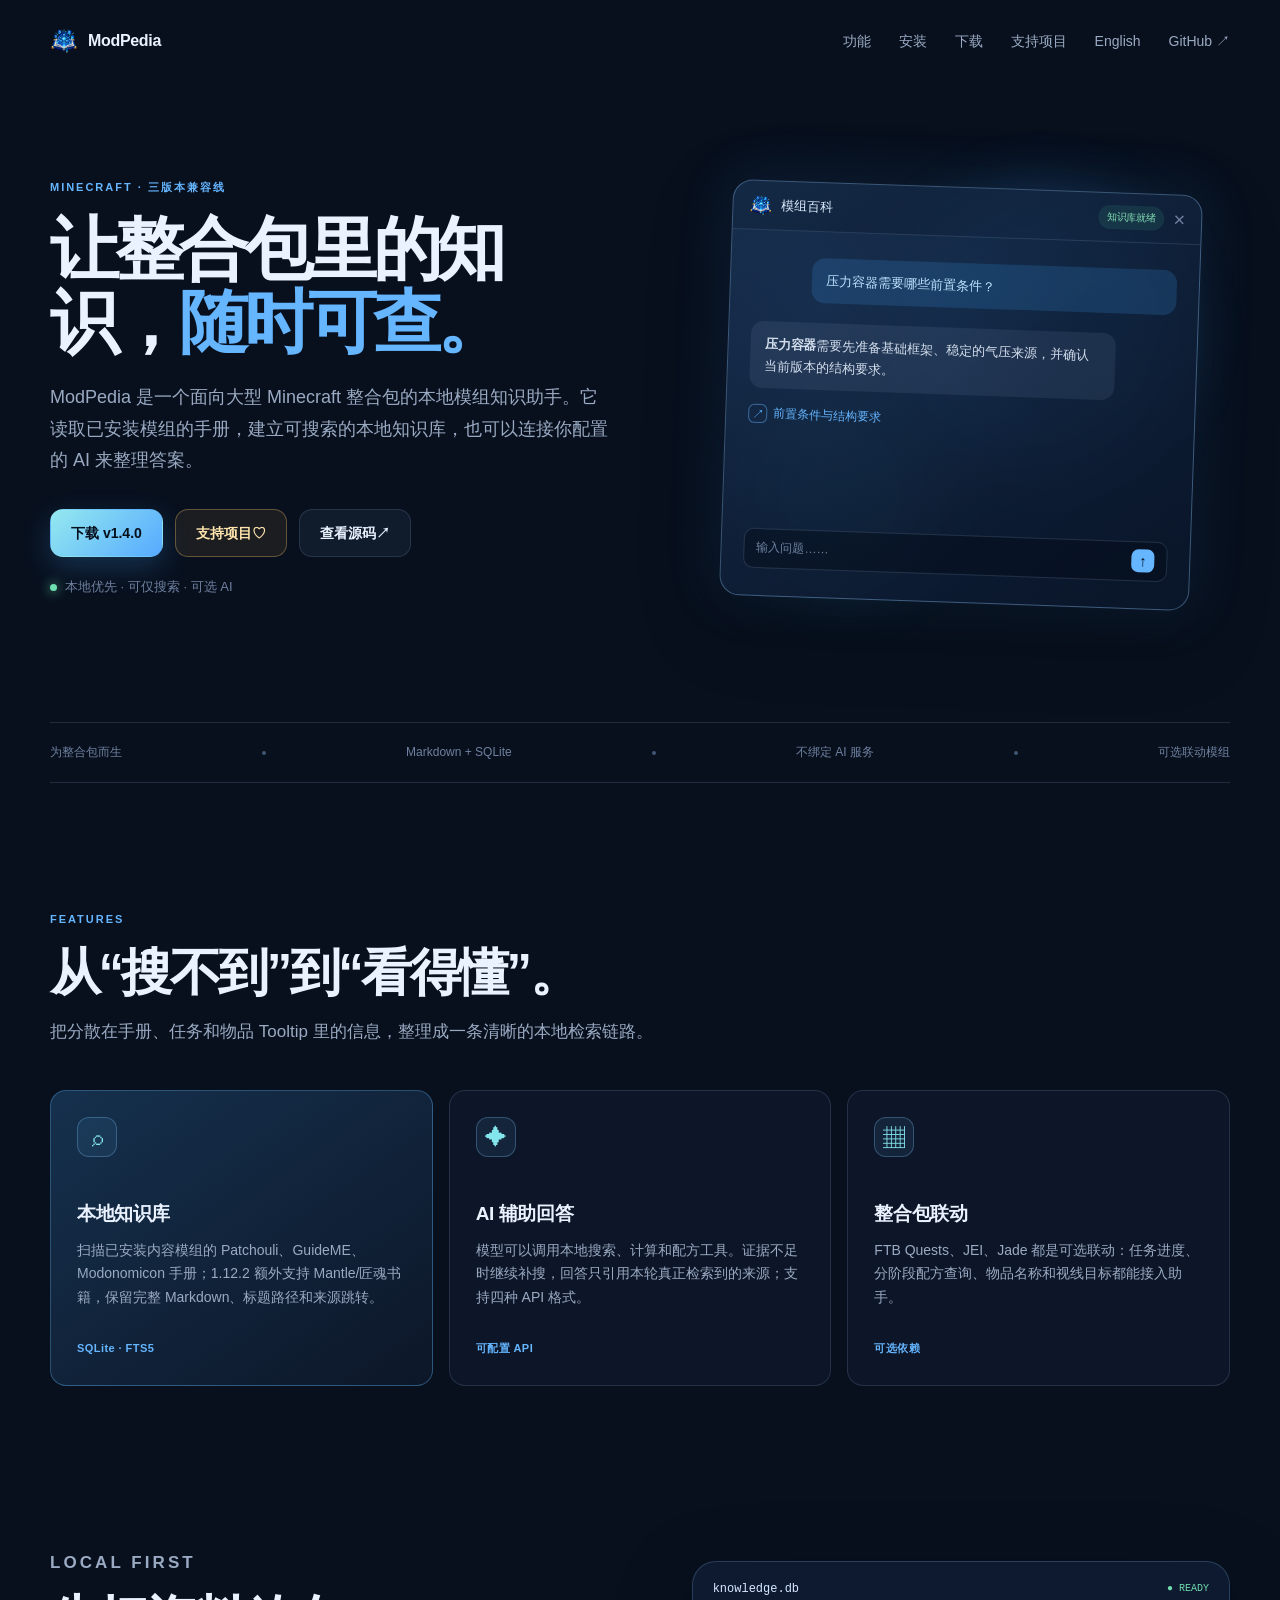
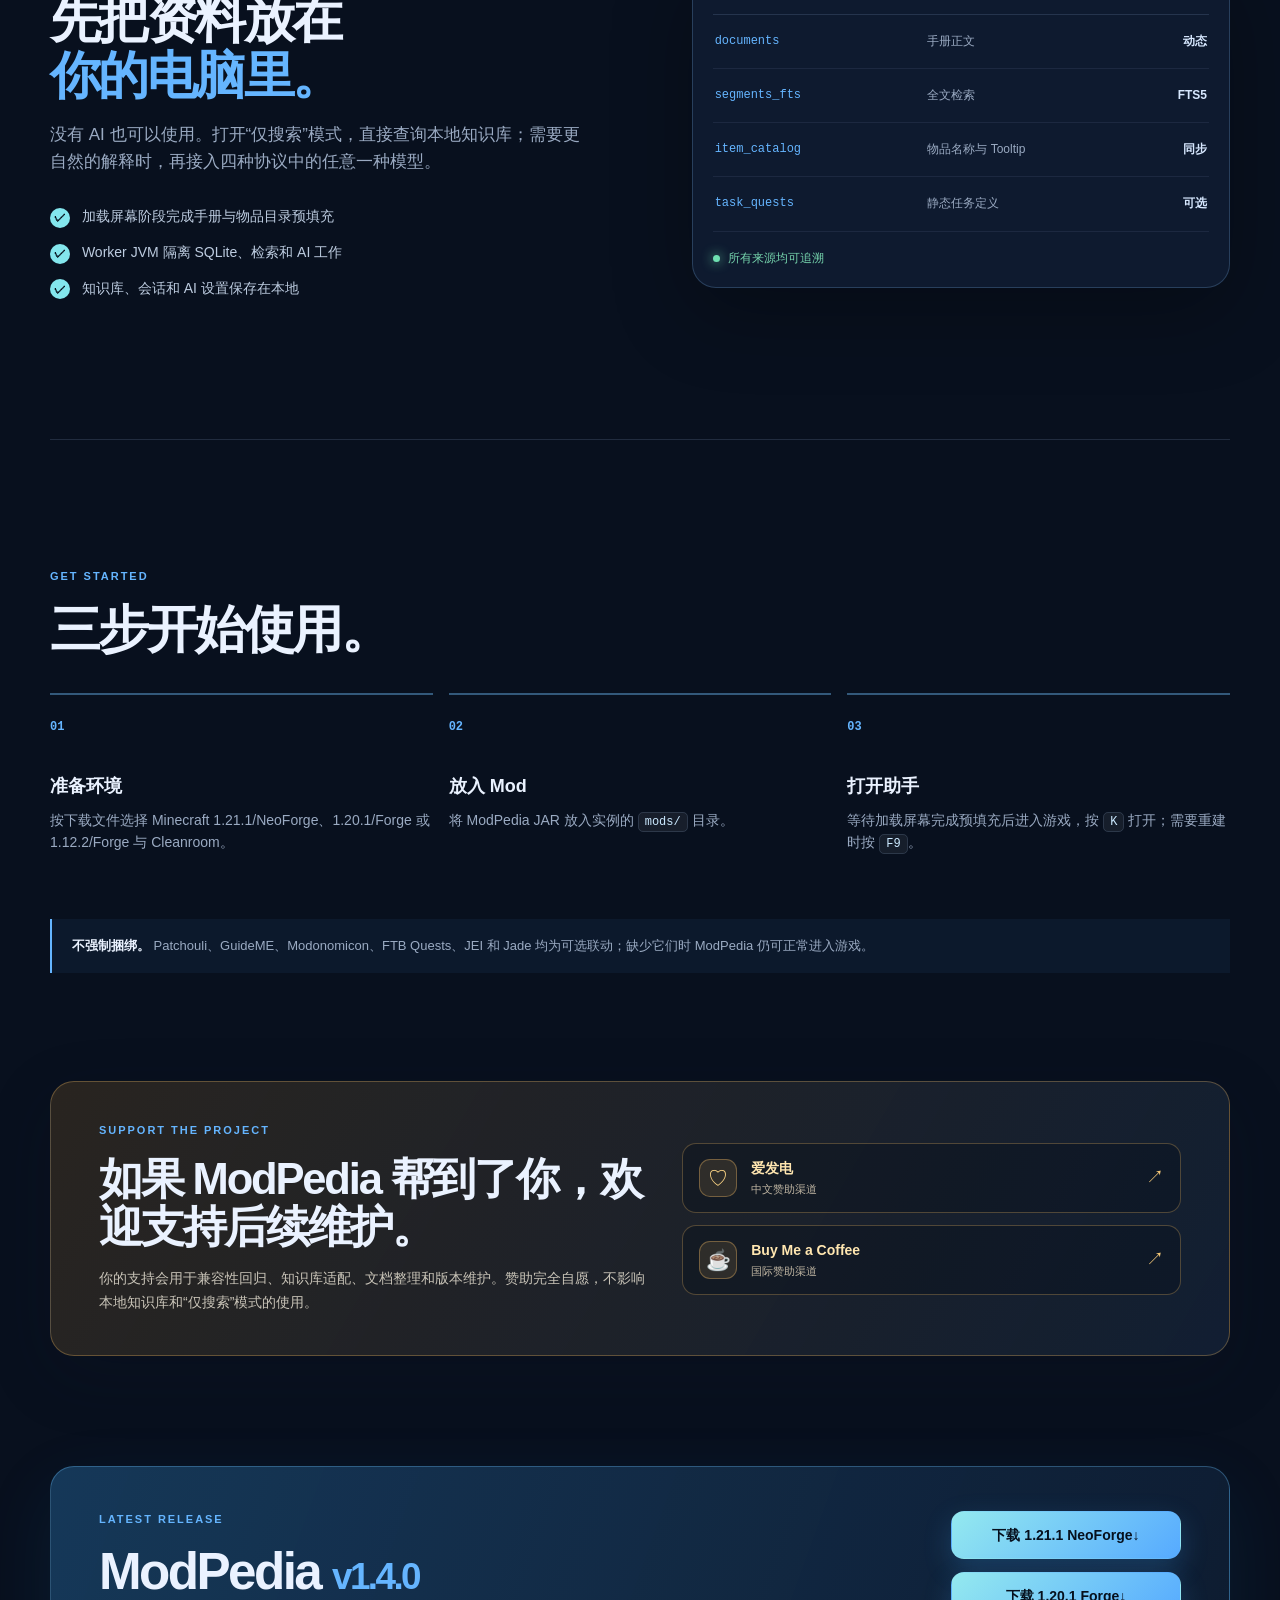
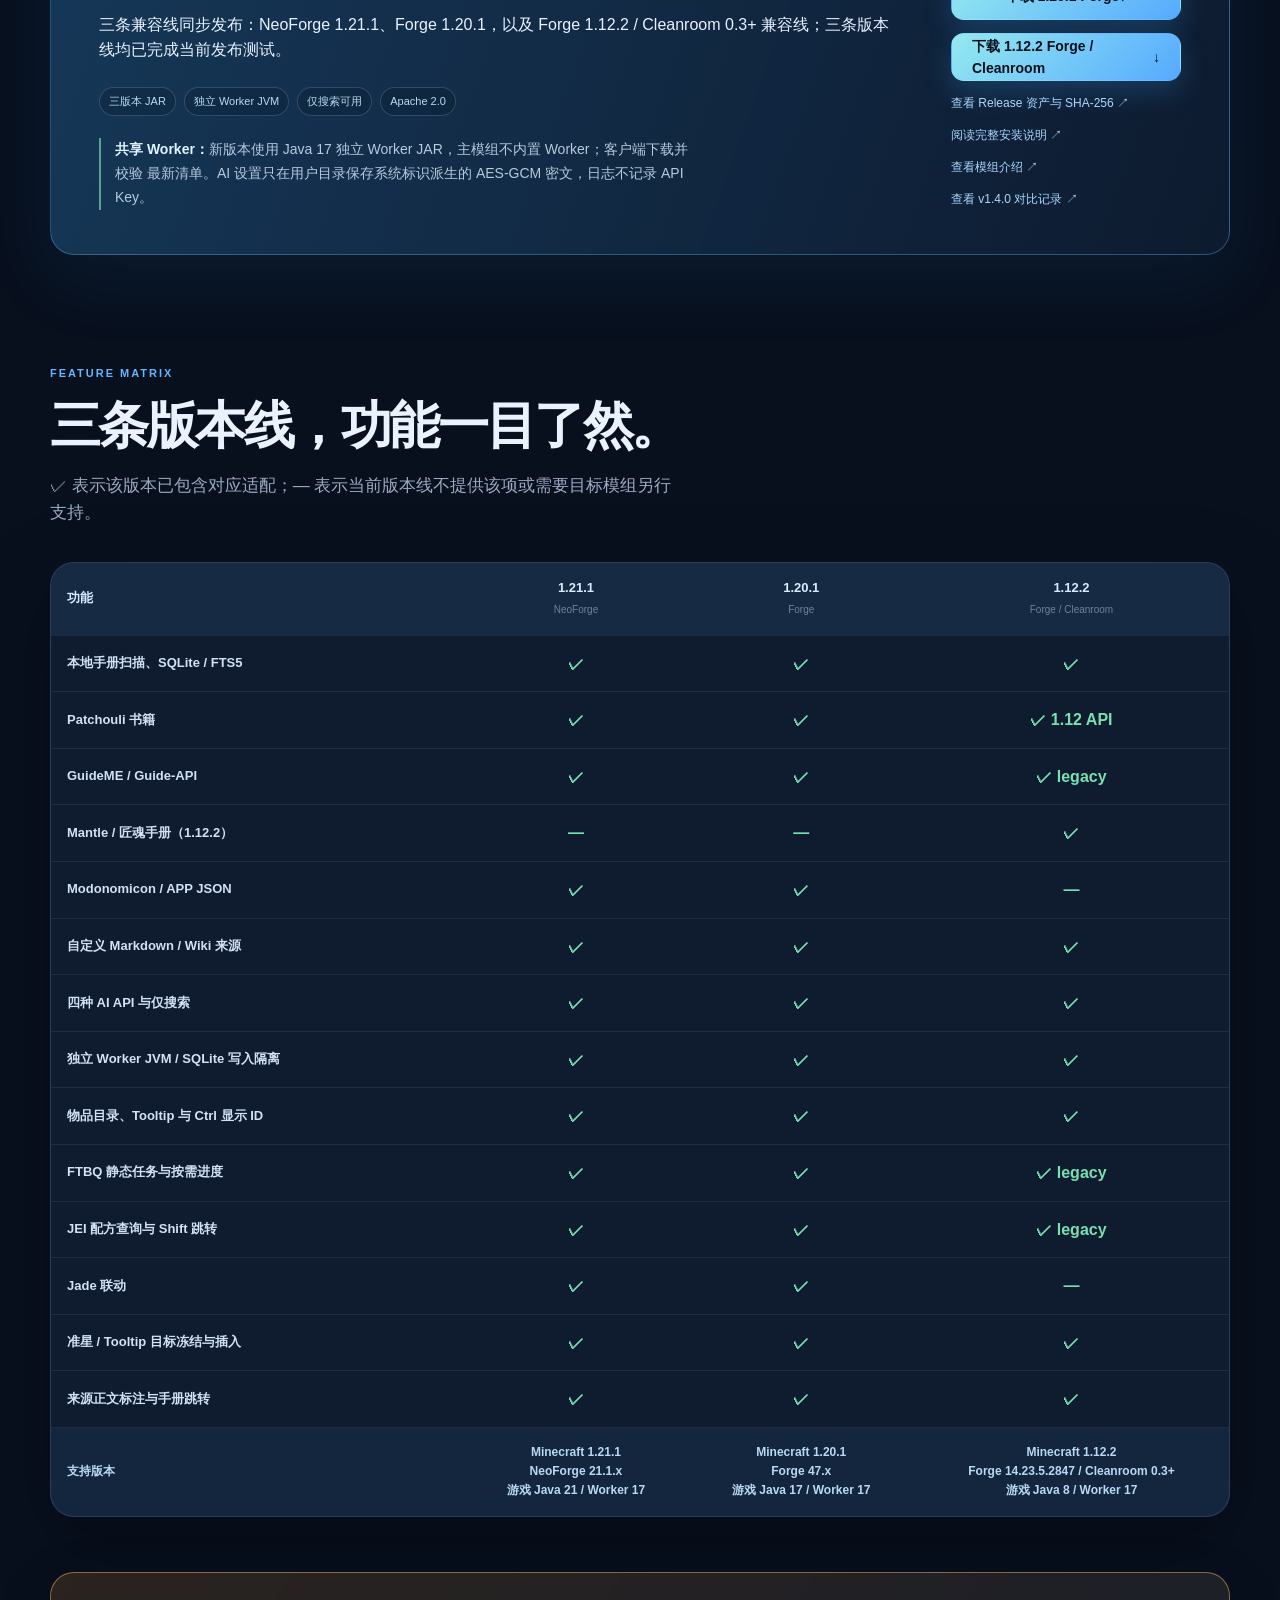
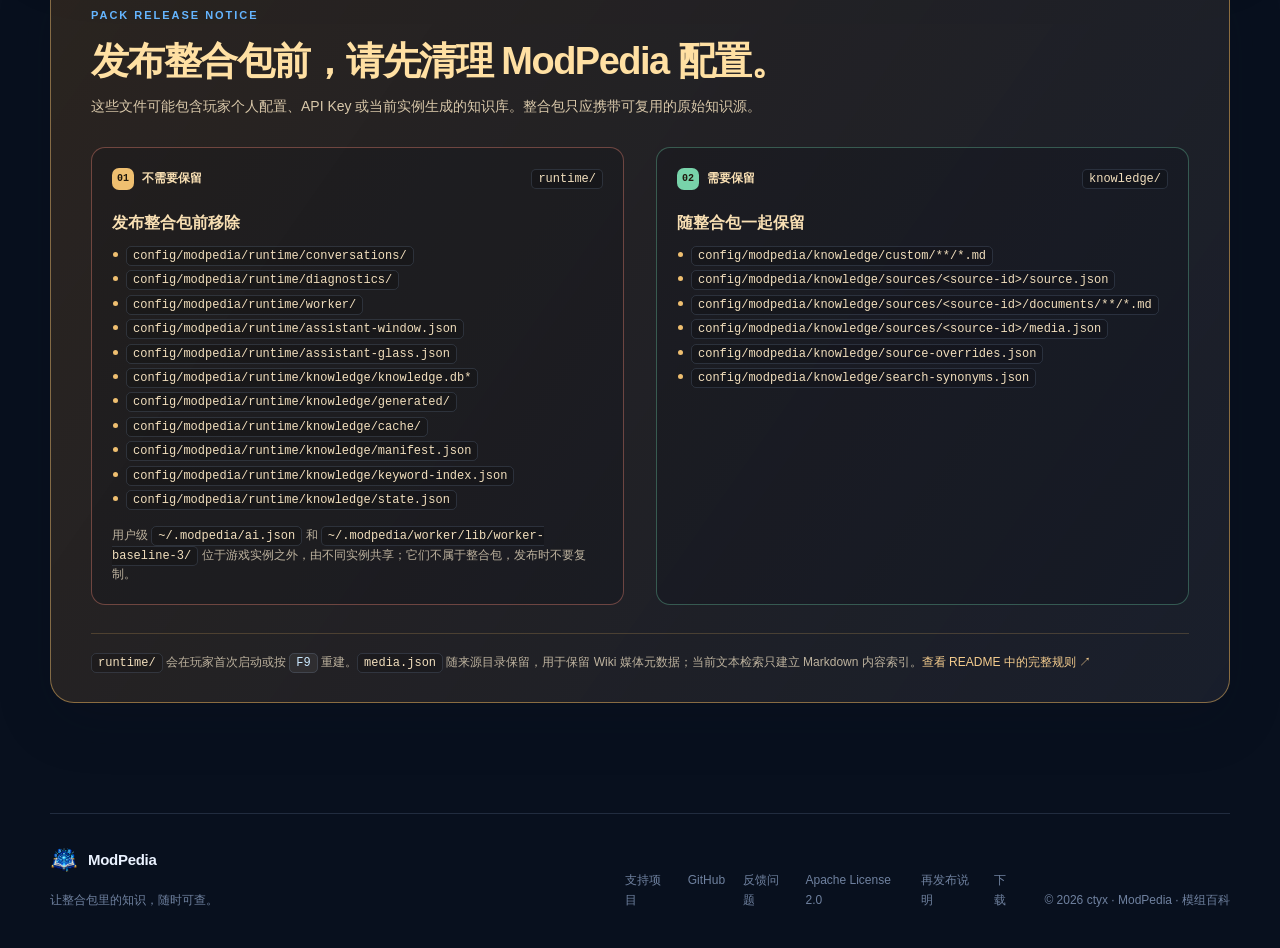
<file: docs/site/index.html>
<!doctype html>
<html lang="zh-CN">
<head>
  <meta charset="utf-8">
  <meta name="viewport" content="width=device-width, initial-scale=1">
  <meta name="description" content="ModPedia · 模组百科：面向 Minecraft 整合包的本地模组知识助手。">
  <link rel="icon" type="image/png" href="./modpedia.png?v=1.4.0">
  <title>ModPedia · 模组百科</title>
  <link rel="stylesheet" href="./styles.css">
</head>
<body>
  <div class="site-shell">
    <header class="topbar">
      <a class="brand" href="#top" aria-label="ModPedia 首页">
        <span class="brand-mark" aria-hidden="true"><img src="./modpedia.png?v=1.4.0" alt=""></span>
        <span>ModPedia</span>
      </a>
      <nav class="nav-links" aria-label="页面导航">
        <a href="#features">功能</a>
        <a href="#install">安装</a>
        <a href="#downloads">下载</a>
        <a href="#support">支持项目</a>
        <a href="./index.en.html">English</a>
        <a href="https://github.com/ct-yx/modpedia" target="_blank" rel="noreferrer">GitHub ↗</a>
      </nav>
    </header>

    <main id="top">
      <section class="hero section-grid">
        <div class="hero-copy">
          <p class="eyebrow">Minecraft · 三版本兼容线</p>
          <h1>让整合包里的知识，<span>随时可查。</span></h1>
          <p class="hero-lede">ModPedia 是一个面向大型 Minecraft 整合包的本地模组知识助手。它读取已安装模组的手册，建立可搜索的本地知识库，也可以连接你配置的 AI 来整理答案。</p>
          <div class="hero-actions">
            <a class="button button-primary" href="#downloads">下载 v1.4.0</a>
            <a class="button button-support" href="#support">支持项目 <span aria-hidden="true">♡</span></a>
            <a class="button button-quiet" href="https://github.com/ct-yx/modpedia" target="_blank" rel="noreferrer">查看源码 <span aria-hidden="true">↗</span></a>
          </div>
          <p class="hero-note"><span class="status-dot"></span> 本地优先 · 可仅搜索 · 可选 AI</p>
        </div>
        <div class="hero-visual" aria-label="ModPedia 助手界面示意图">
          <div class="glow glow-one"></div>
          <div class="glow glow-two"></div>
          <div class="assistant-card">
            <div class="assistant-header">
              <span class="mini-logo"><img src="./modpedia.png?v=1.4.0" alt=""></span>
              <span>模组百科</span>
              <span class="ready-pill">知识库就绪</span>
              <span class="close-icon">×</span>
            </div>
            <div class="assistant-body">
              <div class="bubble bubble-user">压力容器需要哪些前置条件？</div>
              <div class="bubble bubble-ai"><strong>压力容器</strong>需要先准备基础框架、稳定的气压来源，并确认当前版本的结构要求。</div>
              <div class="source-line"><span class="source-icon">↗</span> 前置条件与结构要求</div>
              <div class="assistant-input"><span>输入问题……</span><span class="send-icon">↑</span></div>
            </div>
          </div>
        </div>
      </section>

      <section class="trust-strip" aria-label="项目特性">
        <span>为整合包而生</span><i></i><span>Markdown + SQLite</span><i></i><span>不绑定 AI 服务</span><i></i><span>可选联动模组</span>
      </section>

      <section id="features" class="content-section">
        <div class="section-heading">
          <p class="eyebrow">FEATURES</p>
          <h2>从“搜不到”到“看得懂”。</h2>
          <p>把分散在手册、任务和物品 Tooltip 里的信息，整理成一条清晰的本地检索链路。</p>
        </div>
        <div class="feature-grid">
          <article class="feature-card feature-card-highlight">
            <div class="feature-icon">⌕</div>
            <h3>本地知识库</h3>
            <p>扫描已安装内容模组的 Patchouli、GuideME、Modonomicon 手册；1.12.2 额外支持 Mantle/匠魂书籍，保留完整 Markdown、标题路径和来源跳转。</p>
            <span class="card-tag">SQLite · FTS5</span>
          </article>
          <article class="feature-card">
            <div class="feature-icon">✦</div>
            <h3>AI 辅助回答</h3>
            <p>模型可以调用本地搜索、计算和配方工具。证据不足时继续补搜，回答只引用本轮真正检索到的来源；支持四种 API 格式。</p>
            <span class="card-tag">可配置 API</span>
          </article>
          <article class="feature-card">
            <div class="feature-icon">▦</div>
            <h3>整合包联动</h3>
            <p>FTB Quests、JEI、Jade 都是可选联动：任务进度、分阶段配方查询、物品名称和视线目标都能接入助手。</p>
            <span class="card-tag">可选依赖</span>
          </article>
        </div>
      </section>

      <section class="split-section section-grid">
        <div class="split-copy">
          <p class="eyebrow">LOCAL FIRST</p>
          <h2>先把资料放在<br><span>你的电脑里。</span></h2>
          <p>没有 AI 也可以使用。打开“仅搜索”模式，直接查询本地知识库；需要更自然的解释时，再接入四种协议中的任意一种模型。</p>
          <ul class="check-list">
            <li><span>✓</span> 加载屏幕阶段完成手册与物品目录预填充</li>
            <li><span>✓</span> Worker JVM 隔离 SQLite、检索和 AI 工作</li>
            <li><span>✓</span> 知识库、会话和 AI 设置保存在本地</li>
          </ul>
        </div>
        <div class="data-panel" aria-label="本地知识库结构示意图">
          <div class="panel-top"><span>knowledge.db</span><span class="panel-live">● READY</span></div>
          <div class="db-row"><span class="db-key">documents</span><span>手册正文</span><b>动态</b></div>
          <div class="db-row"><span class="db-key">segments_fts</span><span>全文检索</span><b>FTS5</b></div>
          <div class="db-row"><span class="db-key">item_catalog</span><span>物品名称与 Tooltip</span><b>同步</b></div>
          <div class="db-row"><span class="db-key">task_quests</span><span>静态任务定义</span><b>可选</b></div>
          <div class="panel-footer"><span class="tiny-dot"></span> 所有来源均可追溯</div>
        </div>
      </section>

      <section id="install" class="content-section install-section">
        <div class="section-heading compact-heading">
          <p class="eyebrow">GET STARTED</p>
          <h2>三步开始使用。</h2>
        </div>
        <div class="steps-grid">
          <div class="step"><span class="step-number">01</span><h3>准备环境</h3><p>按下载文件选择 Minecraft 1.21.1/NeoForge、1.20.1/Forge 或 1.12.2/Forge 与 Cleanroom。</p></div>
          <div class="step"><span class="step-number">02</span><h3>放入 Mod</h3><p>将 ModPedia JAR 放入实例的 <code>mods/</code> 目录。</p></div>
          <div class="step"><span class="step-number">03</span><h3>打开助手</h3><p>等待加载屏幕完成预填充后进入游戏，按 <kbd>K</kbd> 打开；需要重建时按 <kbd>F9</kbd>。</p></div>
        </div>
        <div class="optional-note"><strong>不强制捆绑。</strong> Patchouli、GuideME、Modonomicon、FTB Quests、JEI 和 Jade 均为可选联动；缺少它们时 ModPedia 仍可正常进入游戏。</div>
      </section>

      <section id="support" class="support-section" aria-labelledby="support-title">
        <div class="support-copy">
          <p class="eyebrow">SUPPORT THE PROJECT</p>
          <h2 id="support-title">如果 ModPedia 帮到了你，欢迎支持后续维护。</h2>
          <p>你的支持会用于兼容性回归、知识库适配、文档整理和版本维护。赞助完全自愿，不影响本地知识库和“仅搜索”模式的使用。</p>
        </div>
        <div class="support-actions">
          <a class="support-card" href="https://ifdian.net/a/Ct_yx" target="_blank" rel="noopener noreferrer">
            <span class="support-card-icon" aria-hidden="true">♡</span>
            <span class="support-card-copy"><strong>爱发电</strong><small>中文赞助渠道</small></span>
            <span class="support-card-arrow" aria-hidden="true">↗</span>
          </a>
          <a class="support-card" href="https://buymeacoffee.com/ctyx" target="_blank" rel="noopener noreferrer">
            <span class="support-card-icon" aria-hidden="true">☕</span>
            <span class="support-card-copy"><strong>Buy Me a Coffee</strong><small>国际赞助渠道</small></span>
            <span class="support-card-arrow" aria-hidden="true">↗</span>
          </a>
        </div>
      </section>

      <section id="downloads" class="download-section">
        <div class="download-copy">
          <p class="eyebrow">LATEST RELEASE</p>
          <h2>ModPedia <span>v1.4.0</span></h2>
          <p>三条兼容线同步发布：NeoForge 1.21.1、Forge 1.20.1，以及 Forge 1.12.2 / Cleanroom 0.3+ 兼容线；三条版本线均已完成当前发布测试。</p>
          <div class="release-meta"><span>三版本 JAR</span><span>独立 Worker JVM</span><span>仅搜索可用</span><span>Apache 2.0</span></div>
          <p class="download-security-note"><strong>共享 Worker：</strong>新版本使用 Java 17 独立 Worker JAR，主模组不内置 Worker；客户端下载并校验 <a href="./worker/latest.json">最新清单</a>。AI 设置只在用户目录保存系统标识派生的 AES-GCM 密文，日志不记录 API Key。</p>
        </div>
        <div class="download-actions">
          <a class="button button-primary button-wide" href="https://github.com/ct-yx/modpedia/releases/download/v1.4.0/modpedia-1.4.0-mc1.21.1-neoforge.jar">下载 1.21.1 NeoForge <span aria-hidden="true">↓</span></a>
          <a class="button button-primary button-wide" href="https://github.com/ct-yx/modpedia/releases/download/v1.4.0/modpedia-1.4.0-mc1.20.1-forge.jar">下载 1.20.1 Forge <span aria-hidden="true">↓</span></a>
          <a class="button button-primary button-wide" href="https://github.com/ct-yx/modpedia/releases/download/v1.4.0/modpedia-1.4.0-mc1.12.2-cleanroom.jar">下载 1.12.2 Forge / Cleanroom <span aria-hidden="true">↓</span></a>
          <a class="text-link" href="https://github.com/ct-yx/modpedia/releases/tag/v1.4.0" target="_blank" rel="noreferrer">查看 Release 资产与 SHA-256 ↗</a>
          <a class="text-link" href="https://github.com/ct-yx/modpedia/blob/main/INSTALL.md" target="_blank" rel="noreferrer">阅读完整安装说明 ↗</a>
          <a class="text-link" href="https://github.com/ct-yx/modpedia/blob/main/docs/MOD_INTRODUCTION.md" target="_blank" rel="noreferrer">查看模组介绍 ↗</a>
          <a class="text-link" href="https://github.com/ct-yx/modpedia/blob/main/docs/RELEASE_1.4.0.md" target="_blank" rel="noreferrer">查看 v1.4.0 对比记录 ↗</a>
        </div>
      </section>

      <section id="feature-matrix" class="feature-matrix-section" aria-labelledby="feature-matrix-title">
        <div class="section-heading compact-heading">
          <p class="eyebrow">FEATURE MATRIX</p>
          <h2 id="feature-matrix-title">三条版本线，功能一目了然。</h2>
          <p>✓ 表示该版本已包含对应适配；— 表示当前版本线不提供该项或需要目标模组另行支持。</p>
        </div>
        <div class="feature-matrix-scroll">
          <table class="feature-matrix">
            <thead><tr><th scope="col">功能</th><th scope="col">1.21.1<br><small>NeoForge</small></th><th scope="col">1.20.1<br><small>Forge</small></th><th scope="col">1.12.2<br><small>Forge / Cleanroom</small></th></tr></thead>
            <tbody>
              <tr><th scope="row">本地手册扫描、SQLite / FTS5</th><td>✓</td><td>✓</td><td>✓</td></tr>
              <tr><th scope="row">Patchouli 书籍</th><td>✓</td><td>✓</td><td>✓ 1.12 API</td></tr>
              <tr><th scope="row">GuideME / Guide-API</th><td>✓</td><td>✓</td><td>✓ legacy</td></tr>
              <tr><th scope="row">Mantle / 匠魂手册（1.12.2）</th><td>—</td><td>—</td><td>✓</td></tr>
              <tr><th scope="row">Modonomicon / APP JSON</th><td>✓</td><td>✓</td><td>—</td></tr>
              <tr><th scope="row">自定义 Markdown / Wiki 来源</th><td>✓</td><td>✓</td><td>✓</td></tr>
              <tr><th scope="row">四种 AI API 与仅搜索</th><td>✓</td><td>✓</td><td>✓</td></tr>
              <tr><th scope="row">独立 Worker JVM / SQLite 写入隔离</th><td>✓</td><td>✓</td><td>✓</td></tr>
              <tr><th scope="row">物品目录、Tooltip 与 Ctrl 显示 ID</th><td>✓</td><td>✓</td><td>✓</td></tr>
              <tr><th scope="row">FTBQ 静态任务与按需进度</th><td>✓</td><td>✓</td><td>✓ legacy</td></tr>
              <tr><th scope="row">JEI 配方查询与 Shift 跳转</th><td>✓</td><td>✓</td><td>✓ legacy</td></tr>
              <tr><th scope="row">Jade 联动</th><td>✓</td><td>✓</td><td>—</td></tr>
              <tr><th scope="row">准星 / Tooltip 目标冻结与插入</th><td>✓</td><td>✓</td><td>✓</td></tr>
              <tr><th scope="row">来源正文标注与手册跳转</th><td>✓</td><td>✓</td><td>✓</td></tr>
              <tr class="matrix-support"><th scope="row">支持版本</th><td>Minecraft 1.21.1<br>NeoForge 21.1.x<br>游戏 Java 21 / Worker 17</td><td>Minecraft 1.20.1<br>Forge 47.x<br>游戏 Java 17 / Worker 17</td><td>Minecraft 1.12.2<br>Forge 14.23.5.2847 / Cleanroom 0.3+<br>游戏 Java 8 / Worker 17</td></tr>
            </tbody>
          </table>
        </div>
      </section>

      <section id="pack-release-warning" class="release-warning" aria-labelledby="pack-release-warning-title">
        <div class="release-warning-heading">
          <p class="eyebrow">PACK RELEASE NOTICE</p>
          <h2 id="pack-release-warning-title">发布整合包前，请先清理 ModPedia 配置。</h2>
          <p>这些文件可能包含玩家个人配置、API Key 或当前实例生成的知识库。整合包只应携带可复用的原始知识源。</p>
        </div>
        <div class="release-warning-grid">
          <div class="release-warning-folder release-warning-folder-remove">
            <div class="release-warning-folder-path"><span>01</span><strong>不需要保留</strong><code>runtime/</code></div>
            <h3>发布整合包前移除</h3>
            <ul>
              <li><code>config/modpedia/runtime/conversations/</code></li>
              <li><code>config/modpedia/runtime/diagnostics/</code></li>
              <li><code>config/modpedia/runtime/worker/</code></li>
              <li><code>config/modpedia/runtime/assistant-window.json</code></li>
              <li><code>config/modpedia/runtime/assistant-glass.json</code></li>
              <li><code>config/modpedia/runtime/knowledge/knowledge.db*</code></li>
              <li><code>config/modpedia/runtime/knowledge/generated/</code></li>
              <li><code>config/modpedia/runtime/knowledge/cache/</code></li>
              <li><code>config/modpedia/runtime/knowledge/manifest.json</code></li>
              <li><code>config/modpedia/runtime/knowledge/keyword-index.json</code></li>
              <li><code>config/modpedia/runtime/knowledge/state.json</code></li>
            </ul>
            <p class="release-warning-note">用户级 <code>~/.modpedia/ai.json</code> 和 <code>~/.modpedia/worker/lib/worker-baseline-3/</code> 位于游戏实例之外，由不同实例共享；它们不属于整合包，发布时不要复制。</p>
          </div>
          <div class="release-warning-folder release-warning-folder-keep">
            <div class="release-warning-folder-path"><span>02</span><strong>需要保留</strong><code>knowledge/</code></div>
            <h3>随整合包一起保留</h3>
            <ul>
              <li><code>config/modpedia/knowledge/custom/**/*.md</code></li>
              <li><code>config/modpedia/knowledge/sources/&lt;source-id&gt;/source.json</code></li>
              <li><code>config/modpedia/knowledge/sources/&lt;source-id&gt;/documents/**/*.md</code></li>
              <li><code>config/modpedia/knowledge/sources/&lt;source-id&gt;/media.json</code></li>
              <li><code>config/modpedia/knowledge/source-overrides.json</code></li>
              <li><code>config/modpedia/knowledge/search-synonyms.json</code></li>
            </ul>
          </div>
        </div>
        <p class="release-warning-footnote"><code>runtime/</code> 会在玩家首次启动或按 <kbd>F9</kbd> 重建。<code>media.json</code> 随来源目录保留，用于保留 Wiki 媒体元数据；当前文本检索只建立 Markdown 内容索引。<a href="https://github.com/ct-yx/modpedia/blob/main/README.md#发布整合包时的-config-清理" target="_blank" rel="noreferrer">查看 README 中的完整规则 ↗</a></p>
      </section>
    </main>

    <footer class="footer">
      <div><a class="brand footer-brand" href="#top"><span class="brand-mark" aria-hidden="true"><img src="./modpedia.png?v=1.4.0" alt=""></span><span>ModPedia</span></a><p>让整合包里的知识，随时可查。</p></div>
      <div class="footer-links"><a href="#support">支持项目</a><a href="https://github.com/ct-yx/modpedia" target="_blank" rel="noreferrer">GitHub</a><a href="https://github.com/ct-yx/modpedia/issues" target="_blank" rel="noreferrer">反馈问题</a><a href="https://github.com/ct-yx/modpedia/blob/main/LICENSE" target="_blank" rel="noreferrer">Apache License 2.0</a><a href="https://github.com/ct-yx/modpedia/blob/main/NOTICE" target="_blank" rel="noreferrer">再发布说明</a><a href="#downloads">下载</a></div>
      <p class="copyright">© 2026 ctyx · ModPedia · 模组百科</p>
    </footer>
  </div>
</body>
</html>
</file>
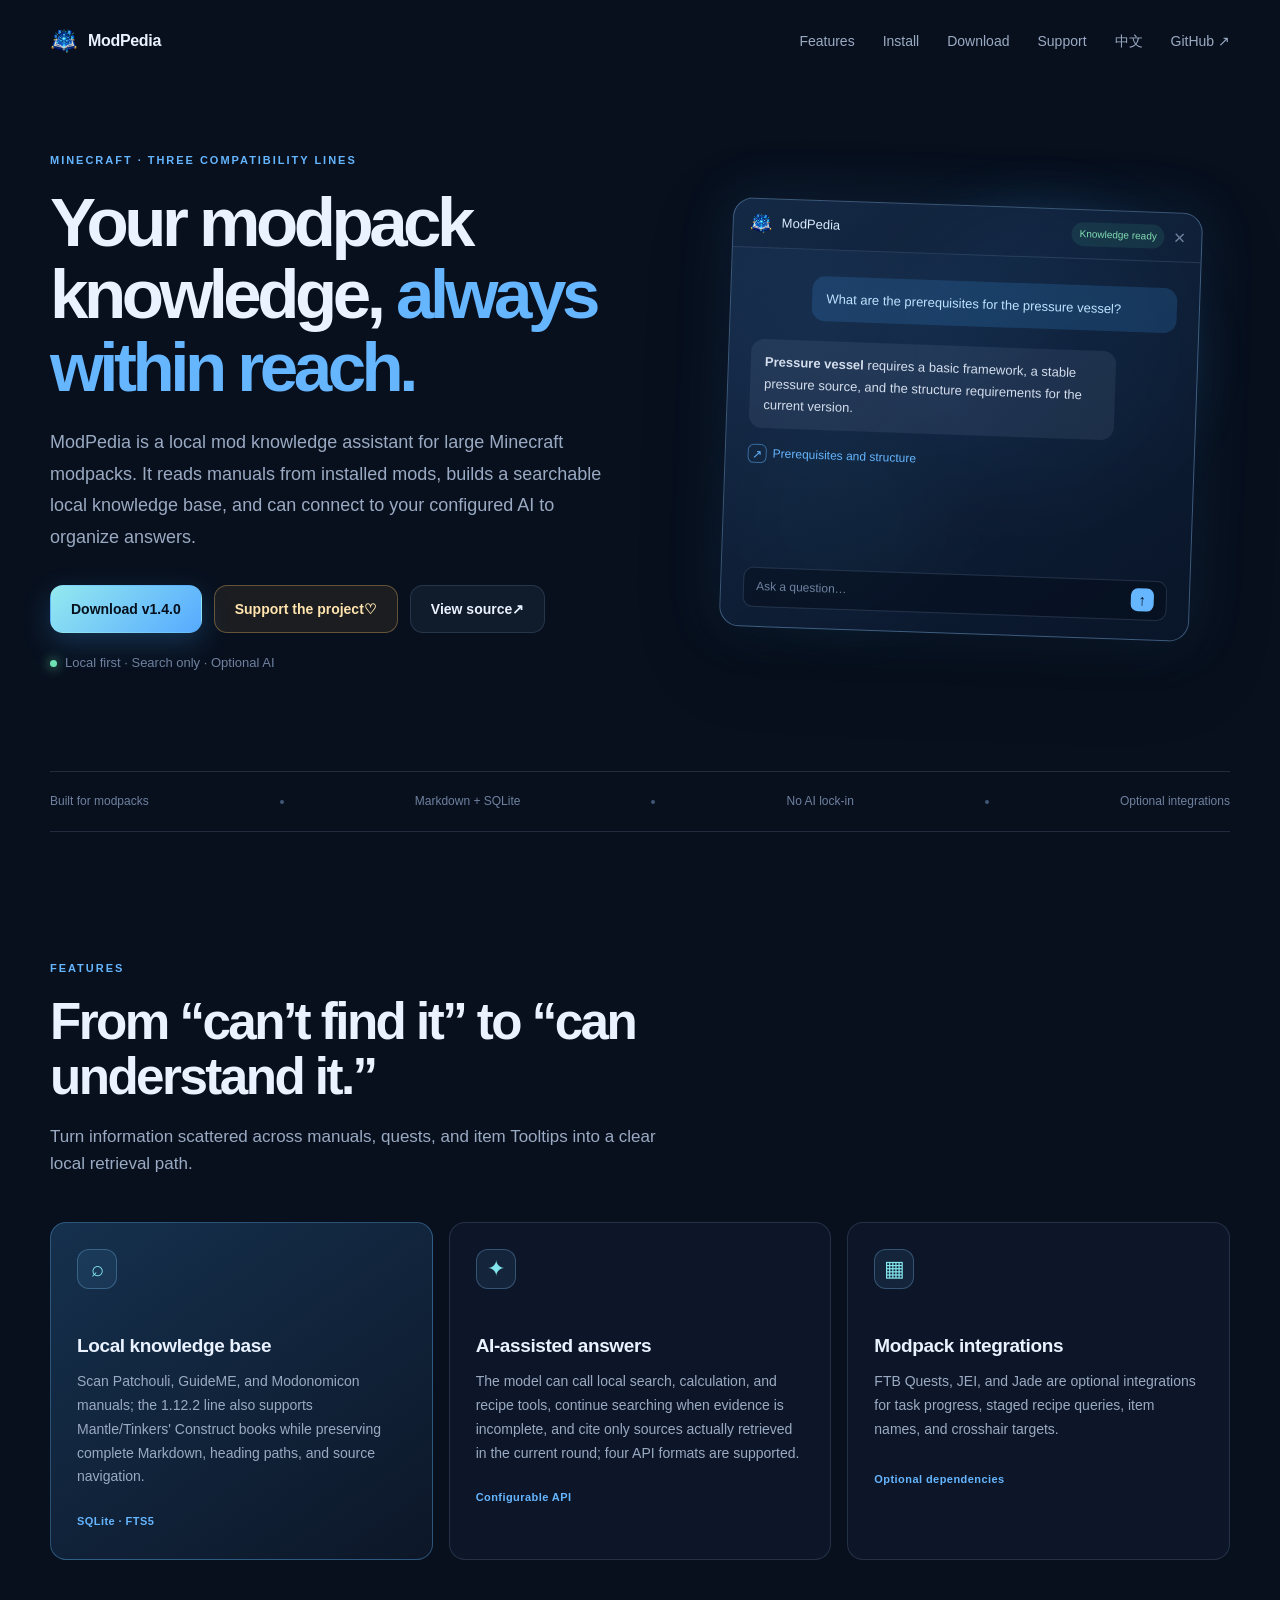
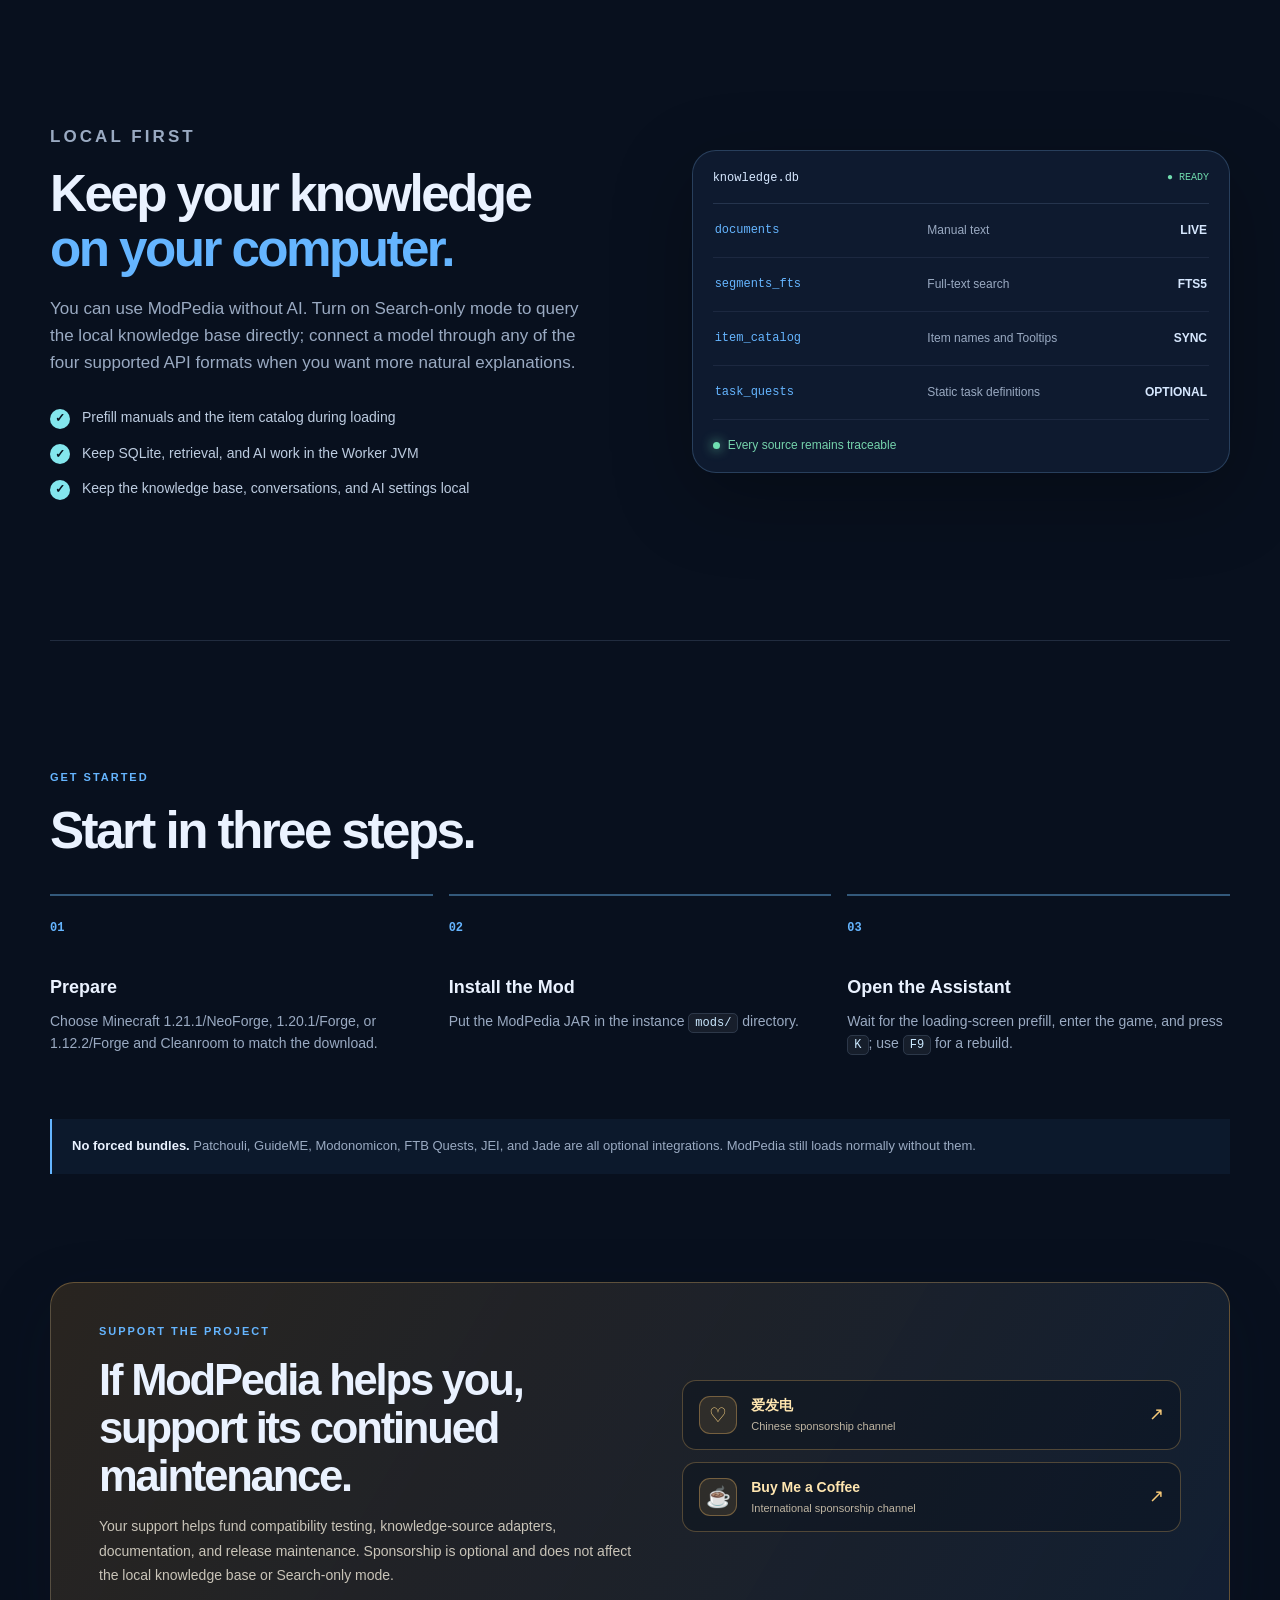
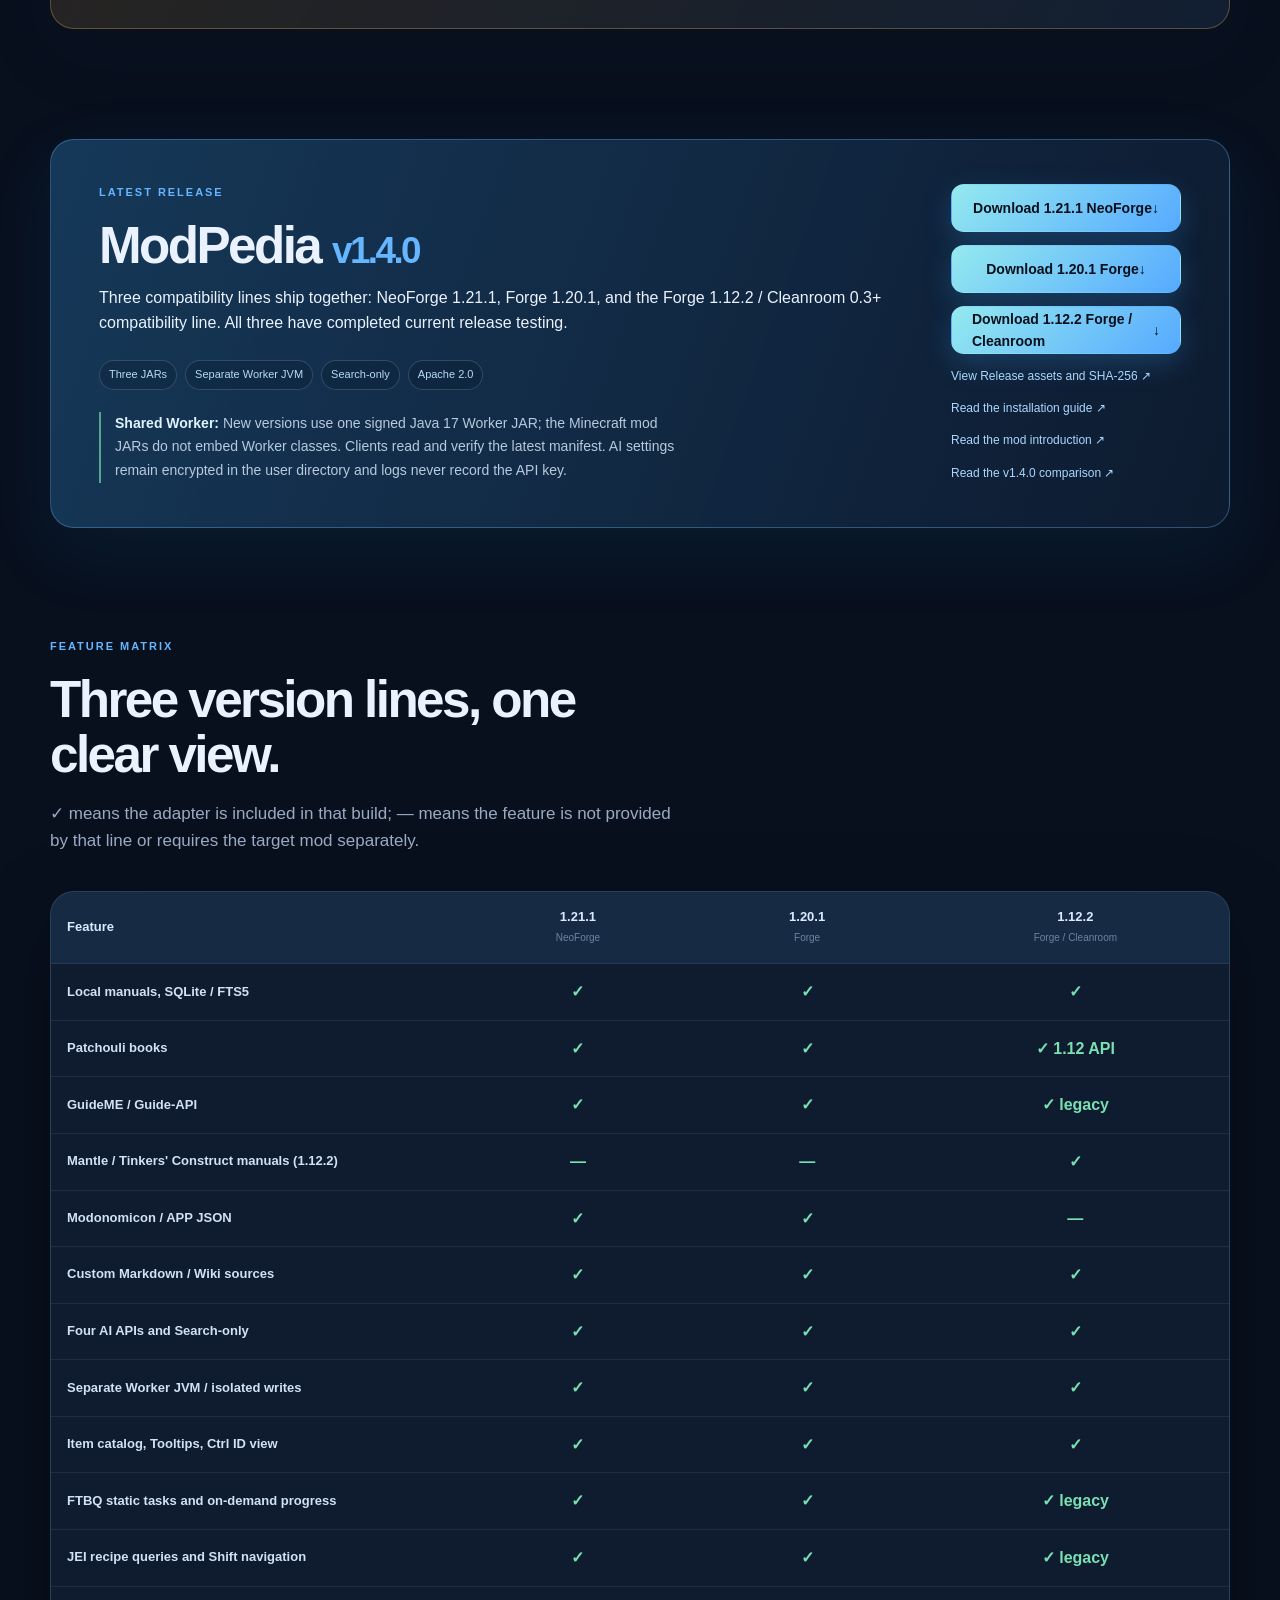
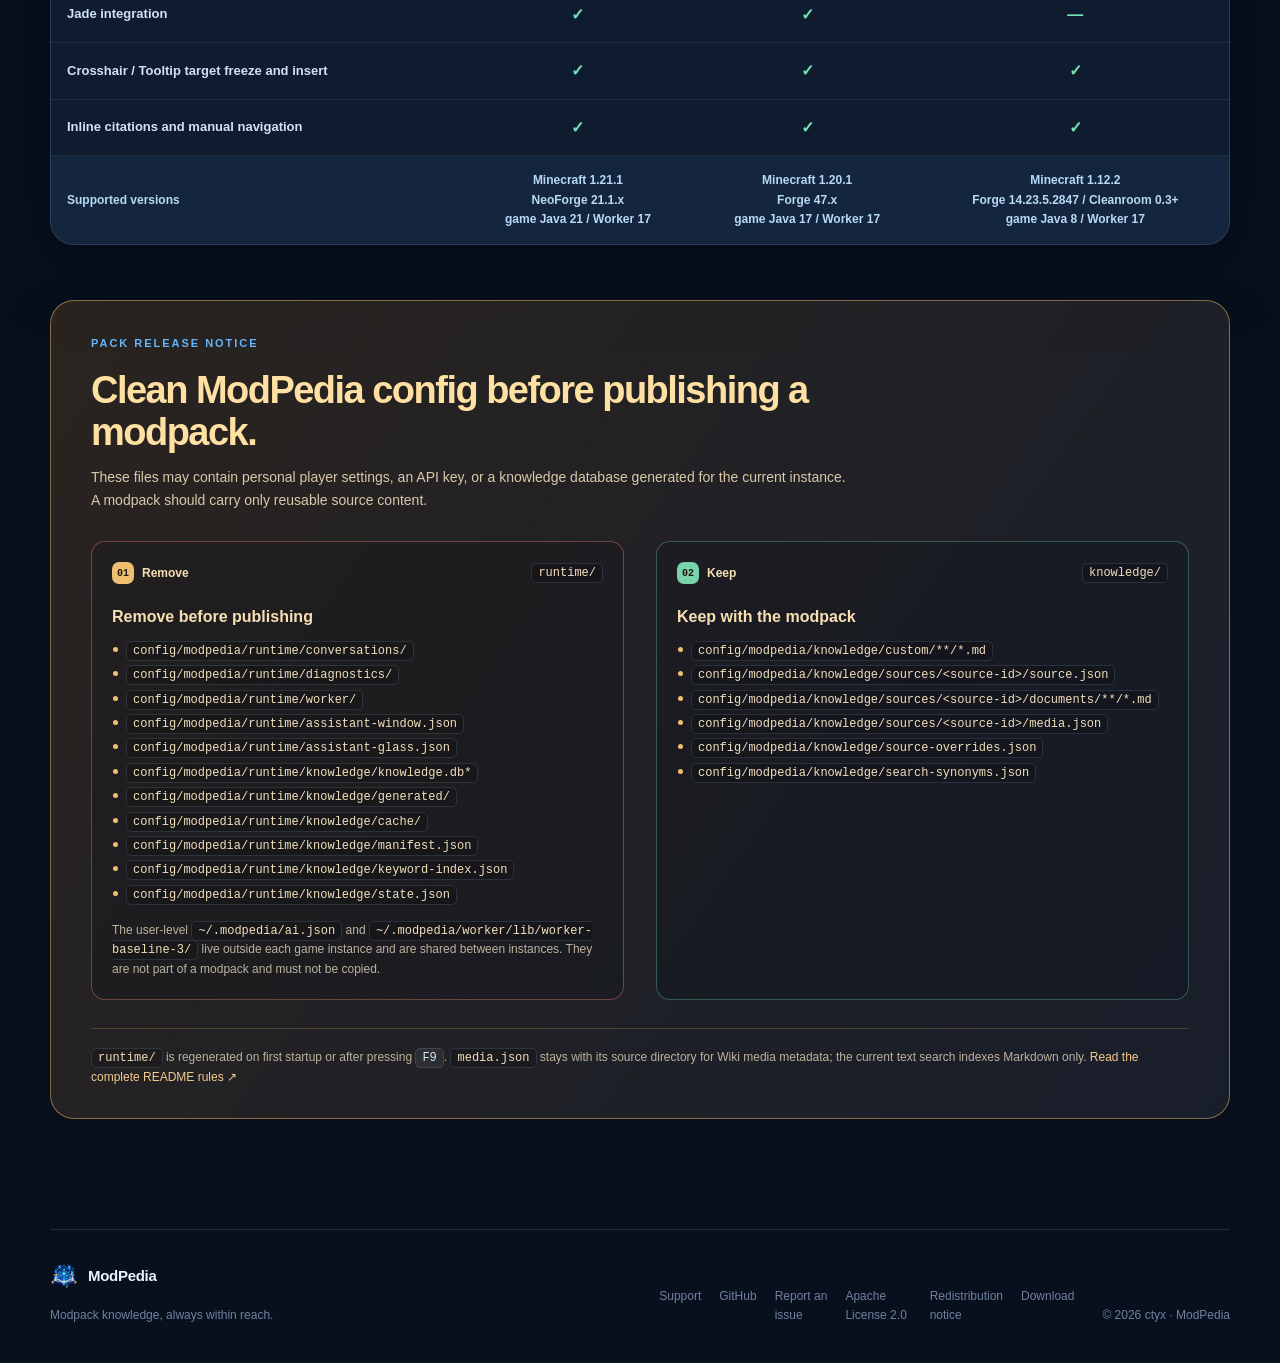
<file: docs/site/index.en.html>
<!doctype html>
<html lang="en">
<head>
  <meta charset="utf-8">
  <meta name="viewport" content="width=device-width, initial-scale=1">
  <meta name="description" content="ModPedia: a local mod knowledge assistant for Minecraft modpacks.">
  <link rel="icon" type="image/png" href="./modpedia.png?v=1.4.0">
  <title>ModPedia · Mod Knowledge Assistant</title>
  <link rel="stylesheet" href="./styles.css">
</head>
<body>
  <div class="site-shell">
    <header class="topbar">
      <a class="brand" href="#top" aria-label="ModPedia home">
        <span class="brand-mark" aria-hidden="true"><img src="./modpedia.png?v=1.4.0" alt=""></span>
        <span>ModPedia</span>
      </a>
      <nav class="nav-links" aria-label="Page navigation">
        <a href="#features">Features</a>
        <a href="#install">Install</a>
        <a href="#downloads">Download</a>
        <a href="#support">Support</a>
        <a href="./index.html">中文</a>
        <a href="https://github.com/ct-yx/modpedia" target="_blank" rel="noreferrer">GitHub ↗</a>
      </nav>
    </header>

    <main id="top">
      <section class="hero section-grid">
        <div class="hero-copy">
          <p class="eyebrow">Minecraft · Three compatibility lines</p>
          <h1>Your modpack knowledge, <span>always within reach.</span></h1>
          <p class="hero-lede">ModPedia is a local mod knowledge assistant for large Minecraft modpacks. It reads manuals from installed mods, builds a searchable local knowledge base, and can connect to your configured AI to organize answers.</p>
          <div class="hero-actions">
            <a class="button button-primary" href="#downloads">Download v1.4.0</a>
            <a class="button button-support" href="#support">Support the project <span aria-hidden="true">♡</span></a>
            <a class="button button-quiet" href="https://github.com/ct-yx/modpedia" target="_blank" rel="noreferrer">View source <span aria-hidden="true">↗</span></a>
          </div>
          <p class="hero-note"><span class="status-dot"></span> Local first · Search only · Optional AI</p>
        </div>
        <div class="hero-visual" aria-label="ModPedia assistant UI preview">
          <div class="glow glow-one"></div>
          <div class="glow glow-two"></div>
          <div class="assistant-card">
            <div class="assistant-header">
              <span class="mini-logo"><img src="./modpedia.png?v=1.4.0" alt=""></span>
              <span>ModPedia</span>
              <span class="ready-pill">Knowledge ready</span>
              <span class="close-icon">×</span>
            </div>
            <div class="assistant-body">
              <div class="bubble bubble-user">What are the prerequisites for the pressure vessel?</div>
              <div class="bubble bubble-ai"><strong>Pressure vessel</strong> requires a basic framework, a stable pressure source, and the structure requirements for the current version.</div>
              <div class="source-line"><span class="source-icon">↗</span> Prerequisites and structure</div>
              <div class="assistant-input"><span>Ask a question…</span><span class="send-icon">↑</span></div>
            </div>
          </div>
        </div>
      </section>

      <section class="trust-strip" aria-label="Project features">
        <span>Built for modpacks</span><i></i><span>Markdown + SQLite</span><i></i><span>No AI lock-in</span><i></i><span>Optional integrations</span>
      </section>

      <section id="features" class="content-section">
        <div class="section-heading">
          <p class="eyebrow">FEATURES</p>
          <h2>From “can’t find it” to “can understand it.”</h2>
          <p>Turn information scattered across manuals, quests, and item Tooltips into a clear local retrieval path.</p>
        </div>
        <div class="feature-grid">
          <article class="feature-card feature-card-highlight">
            <div class="feature-icon">⌕</div>
            <h3>Local knowledge base</h3>
            <p>Scan Patchouli, GuideME, and Modonomicon manuals; the 1.12.2 line also supports Mantle/Tinkers' Construct books while preserving complete Markdown, heading paths, and source navigation.</p>
            <span class="card-tag">SQLite · FTS5</span>
          </article>
          <article class="feature-card">
            <div class="feature-icon">✦</div>
            <h3>AI-assisted answers</h3>
            <p>The model can call local search, calculation, and recipe tools, continue searching when evidence is incomplete, and cite only sources actually retrieved in the current round; four API formats are supported.</p>
            <span class="card-tag">Configurable API</span>
          </article>
          <article class="feature-card">
            <div class="feature-icon">▦</div>
            <h3>Modpack integrations</h3>
            <p>FTB Quests, JEI, and Jade are optional integrations for task progress, staged recipe queries, item names, and crosshair targets.</p>
            <span class="card-tag">Optional dependencies</span>
          </article>
        </div>
      </section>

      <section class="split-section section-grid">
        <div class="split-copy">
          <p class="eyebrow">LOCAL FIRST</p>
          <h2>Keep your knowledge<br><span>on your computer.</span></h2>
          <p>You can use ModPedia without AI. Turn on Search-only mode to query the local knowledge base directly; connect a model through any of the four supported API formats when you want more natural explanations.</p>
          <ul class="check-list">
            <li><span>✓</span> Prefill manuals and the item catalog during loading</li>
            <li><span>✓</span> Keep SQLite, retrieval, and AI work in the Worker JVM</li>
            <li><span>✓</span> Keep the knowledge base, conversations, and AI settings local</li>
          </ul>
        </div>
        <div class="data-panel" aria-label="Local knowledge base diagram">
          <div class="panel-top"><span>knowledge.db</span><span class="panel-live">● READY</span></div>
          <div class="db-row"><span class="db-key">documents</span><span>Manual text</span><b>LIVE</b></div>
          <div class="db-row"><span class="db-key">segments_fts</span><span>Full-text search</span><b>FTS5</b></div>
          <div class="db-row"><span class="db-key">item_catalog</span><span>Item names and Tooltips</span><b>SYNC</b></div>
          <div class="db-row"><span class="db-key">task_quests</span><span>Static task definitions</span><b>OPTIONAL</b></div>
          <div class="panel-footer"><span class="tiny-dot"></span> Every source remains traceable</div>
        </div>
      </section>

      <section id="install" class="content-section install-section">
        <div class="section-heading compact-heading">
          <p class="eyebrow">GET STARTED</p>
          <h2>Start in three steps.</h2>
        </div>
        <div class="steps-grid">
          <div class="step"><span class="step-number">01</span><h3>Prepare</h3><p>Choose Minecraft 1.21.1/NeoForge, 1.20.1/Forge, or 1.12.2/Forge and Cleanroom to match the download.</p></div>
          <div class="step"><span class="step-number">02</span><h3>Install the Mod</h3><p>Put the ModPedia JAR in the instance <code>mods/</code> directory.</p></div>
          <div class="step"><span class="step-number">03</span><h3>Open the Assistant</h3><p>Wait for the loading-screen prefill, enter the game, and press <kbd>K</kbd>; use <kbd>F9</kbd> for a rebuild.</p></div>
        </div>
        <div class="optional-note"><strong>No forced bundles.</strong> Patchouli, GuideME, Modonomicon, FTB Quests, JEI, and Jade are all optional integrations. ModPedia still loads normally without them.</div>
      </section>

      <section id="support" class="support-section" aria-labelledby="support-title">
        <div class="support-copy">
          <p class="eyebrow">SUPPORT THE PROJECT</p>
          <h2 id="support-title">If ModPedia helps you, support its continued maintenance.</h2>
          <p>Your support helps fund compatibility testing, knowledge-source adapters, documentation, and release maintenance. Sponsorship is optional and does not affect the local knowledge base or Search-only mode.</p>
        </div>
        <div class="support-actions">
          <a class="support-card" href="https://ifdian.net/a/Ct_yx" target="_blank" rel="noopener noreferrer">
            <span class="support-card-icon" aria-hidden="true">♡</span>
            <span class="support-card-copy"><strong>爱发电</strong><small>Chinese sponsorship channel</small></span>
            <span class="support-card-arrow" aria-hidden="true">↗</span>
          </a>
          <a class="support-card" href="https://buymeacoffee.com/ctyx" target="_blank" rel="noopener noreferrer">
            <span class="support-card-icon" aria-hidden="true">☕</span>
            <span class="support-card-copy"><strong>Buy Me a Coffee</strong><small>International sponsorship channel</small></span>
            <span class="support-card-arrow" aria-hidden="true">↗</span>
          </a>
        </div>
      </section>

      <section id="downloads" class="download-section">
        <div class="download-copy">
          <p class="eyebrow">LATEST RELEASE</p>
          <h2>ModPedia <span>v1.4.0</span></h2>
          <p>Three compatibility lines ship together: NeoForge 1.21.1, Forge 1.20.1, and the Forge 1.12.2 / Cleanroom 0.3+ compatibility line. All three have completed current release testing.</p>
          <div class="release-meta"><span>Three JARs</span><span>Separate Worker JVM</span><span>Search-only</span><span>Apache 2.0</span></div>
          <p class="download-security-note"><strong>Shared Worker:</strong> New versions use one signed Java 17 Worker JAR; the Minecraft mod JARs do not embed Worker classes. Clients read and verify the <a href="./worker/latest.json">latest manifest</a>. AI settings remain encrypted in the user directory and logs never record the API key.</p>
        </div>
        <div class="download-actions">
          <a class="button button-primary button-wide" href="https://github.com/ct-yx/modpedia/releases/download/v1.4.0/modpedia-1.4.0-mc1.21.1-neoforge.jar">Download 1.21.1 NeoForge <span aria-hidden="true">↓</span></a>
          <a class="button button-primary button-wide" href="https://github.com/ct-yx/modpedia/releases/download/v1.4.0/modpedia-1.4.0-mc1.20.1-forge.jar">Download 1.20.1 Forge <span aria-hidden="true">↓</span></a>
          <a class="button button-primary button-wide" href="https://github.com/ct-yx/modpedia/releases/download/v1.4.0/modpedia-1.4.0-mc1.12.2-cleanroom.jar">Download 1.12.2 Forge / Cleanroom <span aria-hidden="true">↓</span></a>
          <a class="text-link" href="https://github.com/ct-yx/modpedia/releases/tag/v1.4.0" target="_blank" rel="noreferrer">View Release assets and SHA-256 ↗</a>
          <a class="text-link" href="https://github.com/ct-yx/modpedia/blob/main/INSTALL.md" target="_blank" rel="noreferrer">Read the installation guide ↗</a>
          <a class="text-link" href="https://github.com/ct-yx/modpedia/blob/main/docs/MOD_INTRODUCTION.en.md" target="_blank" rel="noreferrer">Read the mod introduction ↗</a>
          <a class="text-link" href="https://github.com/ct-yx/modpedia/blob/main/docs/RELEASE_1.4.0.md" target="_blank" rel="noreferrer">Read the v1.4.0 comparison ↗</a>
        </div>
      </section>

      <section id="feature-matrix" class="feature-matrix-section" aria-labelledby="feature-matrix-title">
        <div class="section-heading compact-heading">
          <p class="eyebrow">FEATURE MATRIX</p>
          <h2 id="feature-matrix-title">Three version lines, one clear view.</h2>
          <p>✓ means the adapter is included in that build; — means the feature is not provided by that line or requires the target mod separately.</p>
        </div>
        <div class="feature-matrix-scroll">
          <table class="feature-matrix">
            <thead><tr><th scope="col">Feature</th><th scope="col">1.21.1<br><small>NeoForge</small></th><th scope="col">1.20.1<br><small>Forge</small></th><th scope="col">1.12.2<br><small>Forge / Cleanroom</small></th></tr></thead>
            <tbody>
              <tr><th scope="row">Local manuals, SQLite / FTS5</th><td>✓</td><td>✓</td><td>✓</td></tr>
              <tr><th scope="row">Patchouli books</th><td>✓</td><td>✓</td><td>✓ 1.12 API</td></tr>
              <tr><th scope="row">GuideME / Guide-API</th><td>✓</td><td>✓</td><td>✓ legacy</td></tr>
              <tr><th scope="row">Mantle / Tinkers' Construct manuals (1.12.2)</th><td>—</td><td>—</td><td>✓</td></tr>
              <tr><th scope="row">Modonomicon / APP JSON</th><td>✓</td><td>✓</td><td>—</td></tr>
              <tr><th scope="row">Custom Markdown / Wiki sources</th><td>✓</td><td>✓</td><td>✓</td></tr>
              <tr><th scope="row">Four AI APIs and Search-only</th><td>✓</td><td>✓</td><td>✓</td></tr>
              <tr><th scope="row">Separate Worker JVM / isolated writes</th><td>✓</td><td>✓</td><td>✓</td></tr>
              <tr><th scope="row">Item catalog, Tooltips, Ctrl ID view</th><td>✓</td><td>✓</td><td>✓</td></tr>
              <tr><th scope="row">FTBQ static tasks and on-demand progress</th><td>✓</td><td>✓</td><td>✓ legacy</td></tr>
              <tr><th scope="row">JEI recipe queries and Shift navigation</th><td>✓</td><td>✓</td><td>✓ legacy</td></tr>
              <tr><th scope="row">Jade integration</th><td>✓</td><td>✓</td><td>—</td></tr>
              <tr><th scope="row">Crosshair / Tooltip target freeze and insert</th><td>✓</td><td>✓</td><td>✓</td></tr>
              <tr><th scope="row">Inline citations and manual navigation</th><td>✓</td><td>✓</td><td>✓</td></tr>
              <tr class="matrix-support"><th scope="row">Supported versions</th><td>Minecraft 1.21.1<br>NeoForge 21.1.x<br>game Java 21 / Worker 17</td><td>Minecraft 1.20.1<br>Forge 47.x<br>game Java 17 / Worker 17</td><td>Minecraft 1.12.2<br>Forge 14.23.5.2847 / Cleanroom 0.3+<br>game Java 8 / Worker 17</td></tr>
            </tbody>
          </table>
        </div>
      </section>

      <section id="pack-release-warning" class="release-warning" aria-labelledby="pack-release-warning-title">
        <div class="release-warning-heading">
          <p class="eyebrow">PACK RELEASE NOTICE</p>
          <h2 id="pack-release-warning-title">Clean ModPedia config before publishing a modpack.</h2>
          <p>These files may contain personal player settings, an API key, or a knowledge database generated for the current instance. A modpack should carry only reusable source content.</p>
        </div>
        <div class="release-warning-grid">
          <div class="release-warning-folder release-warning-folder-remove">
            <div class="release-warning-folder-path"><span>01</span><strong>Remove</strong><code>runtime/</code></div>
            <h3>Remove before publishing</h3>
            <ul>
              <li><code>config/modpedia/runtime/conversations/</code></li>
              <li><code>config/modpedia/runtime/diagnostics/</code></li>
              <li><code>config/modpedia/runtime/worker/</code></li>
              <li><code>config/modpedia/runtime/assistant-window.json</code></li>
              <li><code>config/modpedia/runtime/assistant-glass.json</code></li>
              <li><code>config/modpedia/runtime/knowledge/knowledge.db*</code></li>
              <li><code>config/modpedia/runtime/knowledge/generated/</code></li>
              <li><code>config/modpedia/runtime/knowledge/cache/</code></li>
              <li><code>config/modpedia/runtime/knowledge/manifest.json</code></li>
              <li><code>config/modpedia/runtime/knowledge/keyword-index.json</code></li>
              <li><code>config/modpedia/runtime/knowledge/state.json</code></li>
            </ul>
            <p class="release-warning-note">The user-level <code>~/.modpedia/ai.json</code> and <code>~/.modpedia/worker/lib/worker-baseline-3/</code> live outside each game instance and are shared between instances. They are not part of a modpack and must not be copied.</p>
          </div>
          <div class="release-warning-folder release-warning-folder-keep">
            <div class="release-warning-folder-path"><span>02</span><strong>Keep</strong><code>knowledge/</code></div>
            <h3>Keep with the modpack</h3>
            <ul>
              <li><code>config/modpedia/knowledge/custom/**/*.md</code></li>
              <li><code>config/modpedia/knowledge/sources/&lt;source-id&gt;/source.json</code></li>
              <li><code>config/modpedia/knowledge/sources/&lt;source-id&gt;/documents/**/*.md</code></li>
              <li><code>config/modpedia/knowledge/sources/&lt;source-id&gt;/media.json</code></li>
              <li><code>config/modpedia/knowledge/source-overrides.json</code></li>
              <li><code>config/modpedia/knowledge/search-synonyms.json</code></li>
            </ul>
          </div>
        </div>
        <p class="release-warning-footnote"><code>runtime/</code> is regenerated on first startup or after pressing <kbd>F9</kbd>. <code>media.json</code> stays with its source directory for Wiki media metadata; the current text search indexes Markdown only. <a href="https://github.com/ct-yx/modpedia/blob/main/README.en.md#cleaning-config-before-publishing-a-modpack" target="_blank" rel="noreferrer">Read the complete README rules ↗</a></p>
      </section>
    </main>

    <footer class="footer">
      <div><a class="brand footer-brand" href="#top"><span class="brand-mark" aria-hidden="true"><img src="./modpedia.png?v=1.4.0" alt=""></span><span>ModPedia</span></a><p>Modpack knowledge, always within reach.</p></div>
      <div class="footer-links"><a href="#support">Support</a><a href="https://github.com/ct-yx/modpedia" target="_blank" rel="noreferrer">GitHub</a><a href="https://github.com/ct-yx/modpedia/issues" target="_blank" rel="noreferrer">Report an issue</a><a href="https://github.com/ct-yx/modpedia/blob/main/LICENSE" target="_blank" rel="noreferrer">Apache License 2.0</a><a href="https://github.com/ct-yx/modpedia/blob/main/NOTICE" target="_blank" rel="noreferrer">Redistribution notice</a><a href="#downloads">Download</a></div>
      <p class="copyright">© 2026 ctyx · ModPedia</p>
    </footer>
  </div>
</body>
</html>
</file>
<file: docs/site/styles.css>
:root {
  --ink: #eaf2ff;
  --muted: #9aaac2;
  --quiet: #6f819f;
  --surface: rgba(20, 31, 53, .72);
  --surface-strong: #17233a;
  --line: rgba(145, 170, 210, .18);
  --accent: #65b5ff;
  --accent-strong: #378ce3;
  --cyan: #83e6ed;
  --page: #08101e;
  --page-soft: #0c1728;
  --radius-lg: 24px;
  --radius-md: 16px;
  --shadow: 0 24px 80px rgba(0, 0, 0, .28);
  color-scheme: dark;
  font-family: Inter, ui-sans-serif, -apple-system, BlinkMacSystemFont, "Segoe UI", sans-serif;
}

* { box-sizing: border-box; }
html { scroll-behavior: smooth; }
body { margin: 0; background: var(--page); color: var(--ink); line-height: 1.6; }
a { color: inherit; text-decoration: none; }
.site-shell { min-height: 100vh; overflow: hidden; background: radial-gradient(circle at 75% -10%, rgba(47, 128, 205, .2), transparent 36rem), var(--page); }
.topbar, main, .footer { width: min(1180px, calc(100% - 48px)); margin: 0 auto; }
.topbar { height: 82px; display: flex; align-items: center; justify-content: space-between; }
.brand { display: inline-flex; align-items: center; gap: 10px; font-weight: 750; letter-spacing: -.02em; }
.brand-mark { display: inline-flex; align-items: center; justify-content: center; flex: 0 0 auto; width: 28px; height: 28px; overflow: hidden; border-radius: 9px; background: transparent; }.brand-mark img { display: block; width: 100%; height: 100%; object-fit: contain; }
.nav-links { display: flex; gap: 28px; color: var(--muted); font-size: 14px; }
.nav-links a:hover, .text-link:hover, .footer-links a:hover { color: var(--ink); }
.section-grid { display: grid; grid-template-columns: 1.03fr .97fr; gap: 70px; align-items: center; }
.hero { min-height: 640px; padding: 70px 0 84px; }
.eyebrow { margin: 0 0 16px; color: var(--accent); font-size: 11px; font-weight: 800; letter-spacing: .18em; text-transform: uppercase; }
h1, h2, h3, p { margin-top: 0; }
h1 { max-width: 650px; margin-bottom: 24px; font-size: clamp(42px, 5.4vw, 72px); line-height: 1.05; letter-spacing: -.065em; }
h1 span, h2 span { color: var(--accent); }
.hero-lede { max-width: 560px; color: var(--muted); font-size: 18px; line-height: 1.75; }
.hero-actions { display: flex; flex-wrap: wrap; gap: 12px; margin: 32px 0 20px; }
.button { display: inline-flex; align-items: center; justify-content: center; min-height: 48px; padding: 0 20px; border: 1px solid transparent; border-radius: 13px; font-size: 14px; font-weight: 700; transition: transform .2s ease, background .2s ease, border-color .2s ease; }
.button:hover { transform: translateY(-2px); }
.button-primary { color: #06101d; background: linear-gradient(135deg, #94e9ef, #56aaff); box-shadow: 0 10px 28px rgba(64, 159, 237, .24); }
.button-primary:hover { background: linear-gradient(135deg, #b1f1f4, #73baff); }
.button-quiet { color: var(--ink); background: rgba(90, 129, 177, .1); border-color: var(--line); }
.button-quiet:hover { background: rgba(90, 129, 177, .2); border-color: rgba(145, 190, 235, .34); }
.button-support { color: #ffe4ad; background: rgba(196, 145, 67, .1); border-color: rgba(246, 190, 101, .34); }
.button-support:hover { background: rgba(196, 145, 67, .2); border-color: rgba(246, 190, 101, .58); }
.hero-note { display: flex; align-items: center; gap: 8px; color: var(--quiet); font-size: 13px; }
.status-dot, .tiny-dot { width: 7px; height: 7px; border-radius: 50%; background: #6fe0b1; box-shadow: 0 0 12px #6fe0b1; }
.hero-visual { position: relative; min-height: 445px; display: grid; place-items: center; }
.glow { position: absolute; border-radius: 50%; filter: blur(30px); pointer-events: none; }
.glow-one { width: 280px; height: 280px; top: 20px; right: 50px; background: rgba(51, 143, 239, .25); }
.glow-two { width: 180px; height: 180px; bottom: 30px; left: 65px; background: rgba(57, 218, 228, .13); }
.assistant-card { position: relative; width: min(100%, 470px); border: 1px solid rgba(136, 187, 235, .38); border-radius: 20px; background: linear-gradient(145deg, rgba(23, 47, 79, .8), rgba(10, 22, 42, .92)); box-shadow: var(--shadow), 0 0 55px rgba(54, 145, 223, .16); transform: rotate(2deg); overflow: hidden; }
.assistant-header { height: 49px; display: flex; align-items: center; gap: 9px; padding: 0 16px; border-bottom: 1px solid rgba(150, 186, 225, .17); color: #dcecff; font-size: 13px; }
.mini-logo { display: inline-flex; align-items: center; justify-content: center; flex: 0 0 auto; width: 23px; height: 23px; overflow: hidden; border-radius: 6px; }.mini-logo img { display: block; width: 100%; height: 100%; object-fit: contain; }.ready-pill { margin-left: auto; padding: 4px 8px; border-radius: 99px; color: #83ddb3; background: rgba(73, 208, 155, .11); font-size: 10px; }.close-icon { color: var(--quiet); font-size: 20px; }
.assistant-body { min-height: 365px; padding: 26px 22px 19px; background: radial-gradient(circle at 20% 20%, rgba(66, 130, 199, .11), transparent 16rem); }
.bubble { max-width: 86%; padding: 12px 14px; border-radius: 13px; font-size: 13px; line-height: 1.65; }.bubble-user { margin: 0 0 20px auto; color: #bde3ff; background: rgba(55, 143, 223, .2); }.bubble-ai { color: #d4deed; background: rgba(155, 180, 211, .1); }.source-line { display: inline-flex; align-items: center; gap: 6px; margin: 16px 0 104px; color: var(--accent); font-size: 12px; }.source-icon { display: grid; place-items: center; width: 19px; height: 19px; border: 1px solid rgba(101, 181, 255, .48); border-radius: 6px; }.assistant-input { display: flex; align-items: center; justify-content: space-between; height: 40px; padding: 0 12px; border: 1px solid rgba(145, 170, 210, .2); border-radius: 10px; color: var(--quiet); font-size: 12px; background: rgba(3, 11, 23, .42); }.send-icon { display: grid; place-items: center; width: 23px; height: 23px; color: #06101d; border-radius: 7px; background: var(--accent); font-size: 15px; }
.trust-strip { display: flex; justify-content: space-between; align-items: center; padding: 20px 0; border-top: 1px solid var(--line); border-bottom: 1px solid var(--line); color: var(--quiet); font-size: 12px; }.trust-strip i { width: 4px; height: 4px; border-radius: 50%; background: #405675; }
.content-section { padding: 128px 0; }.section-heading { max-width: 630px; margin-bottom: 45px; }.section-heading h2, .split-copy h2, .download-copy h2 { margin-bottom: 18px; font-size: clamp(32px, 4vw, 52px); line-height: 1.08; letter-spacing: -.05em; }.section-heading > p:last-child, .split-copy > p { color: var(--muted); font-size: 17px; }
.feature-grid { display: grid; grid-template-columns: repeat(3, 1fr); gap: 16px; }.feature-card { min-height: 270px; padding: 26px; border: 1px solid var(--line); border-radius: var(--radius-md); background: rgba(20, 31, 53, .46); }.feature-card-highlight { border-color: rgba(91, 170, 232, .38); background: linear-gradient(145deg, rgba(33, 75, 117, .55), rgba(17, 28, 48, .56)); }.feature-icon { display: grid; place-items: center; width: 40px; height: 40px; margin-bottom: 42px; border: 1px solid rgba(125, 195, 244, .3); border-radius: 12px; color: var(--cyan); background: rgba(93, 166, 225, .1); font-size: 22px; }.feature-card h3 { margin-bottom: 9px; font-size: 19px; letter-spacing: -.02em; }.feature-card p { min-height: 77px; margin-bottom: 18px; color: var(--muted); font-size: 14px; line-height: 1.7; }.card-tag { color: var(--accent); font-size: 11px; font-weight: 700; letter-spacing: .04em; }
.split-section { padding: 35px 0 140px; }.split-copy { padding-right: 30px; }.check-list { display: grid; gap: 13px; padding: 0; margin: 30px 0 0; list-style: none; color: #bdcce0; font-size: 14px; }.check-list span { display: inline-grid; place-items: center; width: 20px; height: 20px; margin-right: 8px; border-radius: 50%; color: #07131e; background: var(--cyan); font-size: 12px; font-weight: 900; }.data-panel { padding: 20px; border: 1px solid rgba(119, 171, 225, .25); border-radius: var(--radius-lg); background: rgba(18, 32, 55, .7); box-shadow: var(--shadow); }.panel-top, .panel-footer { display: flex; align-items: center; justify-content: space-between; color: var(--quiet); font: 12px ui-monospace, SFMono-Regular, Menlo, monospace; }.panel-top { padding-bottom: 18px; border-bottom: 1px solid var(--line); color: #d7e8ff; }.panel-live { color: #70dcae; font-size: 10px; }.db-row { display: grid; grid-template-columns: 1.35fr 1.3fr .5fr; gap: 12px; padding: 17px 2px; border-bottom: 1px solid rgba(145, 170, 210, .1); color: var(--muted); font-size: 12px; }.db-key { color: var(--accent); font-family: ui-monospace, SFMono-Regular, Menlo, monospace; }.db-row b { color: #d7e8ff; font-weight: 600; text-align: right; }.panel-footer { justify-content: flex-start; gap: 8px; padding-top: 18px; color: #75d3ac; font: 12px Inter, sans-serif; }
.install-section { border-top: 1px solid var(--line); }.compact-heading { margin-bottom: 36px; }.steps-grid { display: grid; grid-template-columns: repeat(3, 1fr); gap: 16px; }.step { padding: 25px 0; border-top: 2px solid rgba(104, 178, 234, .45); }.step-number { display: block; margin-bottom: 38px; color: var(--accent); font: 700 12px ui-monospace, monospace; }.step h3 { margin-bottom: 8px; font-size: 18px; }.step p { margin: 0; color: var(--muted); font-size: 14px; }code, kbd { padding: 2px 6px; border: 1px solid var(--line); border-radius: 5px; color: #cbe9ff; background: rgba(255, 255, 255, .06); font: 12px ui-monospace, monospace; }.optional-note { margin-top: 40px; padding: 17px 20px; border-left: 2px solid var(--accent); color: var(--muted); background: rgba(61, 133, 198, .08); font-size: 13px; }.optional-note strong { color: var(--ink); }
.support-section { display: grid; grid-template-columns: minmax(0, 1.05fr) minmax(300px, .95fr); gap: 32px; align-items: center; margin: -20px 0 110px; padding: 40px 48px; border: 1px solid rgba(246, 190, 101, .3); border-radius: var(--radius-lg); background: linear-gradient(120deg, rgba(75, 58, 35, .5), rgba(22, 37, 59, .7)); box-shadow: 0 20px 65px rgba(13, 22, 37, .2); }.support-copy h2 { max-width: 650px; margin-bottom: 14px; font-size: clamp(28px, 3.4vw, 44px); line-height: 1.1; letter-spacing: -.05em; }.support-copy > p:last-child { max-width: 660px; margin: 0; color: #c9c4b8; font-size: 14px; line-height: 1.75; }.support-actions { display: grid; gap: 12px; }.support-card { display: flex; align-items: center; gap: 14px; min-height: 70px; padding: 13px 16px; border: 1px solid rgba(246, 190, 101, .28); border-radius: 14px; color: #f7e5c2; background: rgba(7, 15, 27, .36); transition: transform .2s ease, border-color .2s ease, background .2s ease; }.support-card:hover { transform: translateY(-2px); border-color: rgba(246, 190, 101, .62); background: rgba(92, 67, 35, .35); }.support-card-icon { display: grid; place-items: center; width: 38px; height: 38px; flex: 0 0 auto; border: 1px solid rgba(246, 190, 101, .35); border-radius: 11px; color: #ffd786; background: rgba(246, 190, 101, .12); font-size: 20px; }.support-card-copy { display: grid; gap: 2px; min-width: 0; }.support-card-copy strong { color: #ffe6b0; font-size: 14px; }.support-card-copy small { color: #bfb5a2; font-size: 11px; }.support-card-arrow { margin-left: auto; color: #f6c978; font-size: 18px; }
.download-section { display: flex; justify-content: space-between; gap: 50px; margin: 0 0 110px; padding: 44px 48px; border: 1px solid rgba(102, 183, 241, .35); border-radius: var(--radius-lg); background: linear-gradient(110deg, rgba(29, 77, 119, .66), rgba(15, 29, 51, .82)); box-shadow: 0 24px 70px rgba(24, 108, 175, .12); }.download-copy p:last-of-type { color: #b7cade; font-size: 14px; }.download-copy h2 { margin-bottom: 12px; }.download-copy h2 span { font-size: .72em; }.release-meta { display: flex; flex-wrap: wrap; gap: 8px; margin-top: 24px; }.release-meta span { padding: 5px 9px; border: 1px solid rgba(155, 202, 241, .22); border-radius: 99px; color: #b7daf5; background: rgba(7, 20, 36, .25); font-size: 11px; }.download-security-note { max-width: 590px; margin: 22px 0 0; padding-left: 14px; border-left: 2px solid rgba(112, 213, 170, .7); color: #c6d9e8; font-size: 12px; line-height: 1.7; }.download-security-note strong { color: #e0f3ff; }.download-actions { display: grid; align-content: center; justify-items: start; min-width: 230px; gap: 13px; }.button-wide { width: 100%; }.text-link { color: #aad7ff; font-size: 12px; }
.release-warning { margin: -55px 0 110px; padding: 34px 40px 30px; border: 1px solid rgba(246, 190, 101, .48); border-radius: var(--radius-lg); background: linear-gradient(125deg, rgba(90, 64, 34, .42), rgba(30, 35, 48, .76)); box-shadow: 0 18px 55px rgba(10, 15, 26, .18); }.release-warning-heading { max-width: 760px; }.release-warning h2 { margin: 0 0 12px; color: #ffe0a3; font-size: clamp(25px, 3vw, 38px); line-height: 1.12; letter-spacing: -.04em; }.release-warning-heading > p:last-child { margin: 0; color: #d9c8aa; font-size: 14px; line-height: 1.7; }.release-warning-grid { display: grid; grid-template-columns: repeat(2, minmax(0, 1fr)); gap: 32px; margin-top: 28px; }.release-warning-folder { min-width: 0; padding: 20px; border: 1px solid rgba(246, 190, 101, .2); border-radius: 14px; background: rgba(5, 12, 22, .2); }.release-warning-folder-remove { border-color: rgba(232, 133, 116, .4); }.release-warning-folder-keep { border-color: rgba(112, 213, 170, .34); }.release-warning-folder-path { display: flex; flex-wrap: wrap; align-items: center; gap: 8px; margin-bottom: 20px; color: #f6d99d; font-size: 12px; }.release-warning-folder-path > span { display: grid; place-items: center; width: 22px; height: 22px; border-radius: 7px; color: #20180d; background: #efbf70; font: 700 10px ui-monospace, monospace; }.release-warning-folder-path strong { color: #f8dfb3; }.release-warning-folder-path code { margin-left: auto; }.release-warning-folder-keep .release-warning-folder-path > span { background: #78d3aa; }.release-warning h3 { margin: 0 0 12px; color: #f8dfb3; font-size: 16px; }.release-warning ul { display: grid; gap: 7px; padding: 0; margin: 0; list-style: none; }.release-warning li { color: #c9c1b2; font-size: 12px; line-height: 1.45; }.release-warning li::before { content: ""; display: inline-block; width: 5px; height: 5px; margin: 0 8px 2px 1px; border-radius: 50%; background: #efbf70; }.release-warning code { color: #f2dfbd; background: rgba(0, 0, 0, .18); }.release-warning-footnote { margin: 28px 0 0; padding-top: 18px; border-top: 1px solid rgba(246, 190, 101, .2); color: #bdb29e; font-size: 12px; line-height: 1.7; }.release-warning-footnote a { color: #f4cc8e; }
.footer { display: grid; grid-template-columns: 1.4fr 1fr auto; gap: 28px; align-items: end; padding: 32px 0 38px; border-top: 1px solid var(--line); color: var(--quiet); font-size: 12px; }.footer-brand { color: var(--ink); font-size: 15px; }.footer p { margin: 10px 0 0; }.footer-links { display: flex; gap: 18px; }.copyright { text-align: right; }
@media (max-width: 800px) { .topbar, main, .footer { width: min(100% - 32px, 620px); }.topbar { height: 70px; }.nav-links { gap: 12px; font-size: 12px; }.nav-links a:nth-child(-n+2) { display: none; }.section-grid { grid-template-columns: 1fr; gap: 35px; }.hero { min-height: auto; padding: 70px 0 60px; }.hero-visual { min-height: 380px; }.feature-grid, .steps-grid { grid-template-columns: 1fr; }.feature-card { min-height: 0; }.feature-icon { margin-bottom: 24px; }.feature-card p { min-height: 0; }.split-section { padding-bottom: 90px; }.support-section { grid-template-columns: 1fr; margin-bottom: 75px; padding: 30px 24px; }.download-section { display: grid; gap: 30px; margin-bottom: 75px; padding: 30px 24px; }.release-warning { margin: -35px 0 75px; padding: 28px 24px 24px; }.release-warning-grid { grid-template-columns: 1fr; gap: 26px; }.footer { grid-template-columns: 1fr; align-items: start; }.copyright { text-align: left; } }
@media (max-width: 460px) { h1 { font-size: 42px; }.hero-lede { font-size: 16px; }.trust-strip { flex-wrap: wrap; gap: 10px 14px; }.trust-strip i { display: none; }.assistant-card { transform: none; }.db-row { grid-template-columns: 1fr; gap: 3px; }.db-row b { text-align: left; }.download-actions { min-width: 0; }.footer-links { flex-wrap: wrap; } }
.release-warning-note { margin: 18px 0 0; color: #bdb29e; font-size: 12px; line-height: 1.6; }

/* v1.4.0 three-version feature matrix */
.feature-matrix-section { padding: 0 0 110px; }
.feature-matrix-scroll { overflow-x: auto; border: 1px solid rgba(119, 171, 225, .25); border-radius: var(--radius-lg); background: rgba(18, 32, 55, .72); box-shadow: var(--shadow); }
.feature-matrix { width: 100%; min-width: 760px; border-collapse: collapse; color: var(--muted); font-size: 13px; }
.feature-matrix th, .feature-matrix td { padding: 15px 16px; border-bottom: 1px solid rgba(145, 170, 210, .12); text-align: center; vertical-align: middle; }
.feature-matrix thead th { color: #d9ebff; background: rgba(74, 138, 200, .14); font-size: 13px; font-weight: 700; }
.feature-matrix thead th:first-child, .feature-matrix tbody th { width: 35%; text-align: left; }
.feature-matrix thead small { color: var(--quiet); font-size: 10px; font-weight: 500; }
.feature-matrix tbody th { color: #d0e2f3; font-weight: 600; }
.feature-matrix tbody td { color: #79e0b1; font-size: 16px; font-weight: 800; }
.feature-matrix tbody td:not(:empty) { white-space: nowrap; }
.feature-matrix .matrix-support th, .feature-matrix .matrix-support td { border-bottom: 0; color: #b8d9f5; background: rgba(73, 164, 221, .08); font-size: 12px; line-height: 1.6; }
.feature-matrix .matrix-support td { color: #b8d9f5; font-weight: 600; }
</file>
